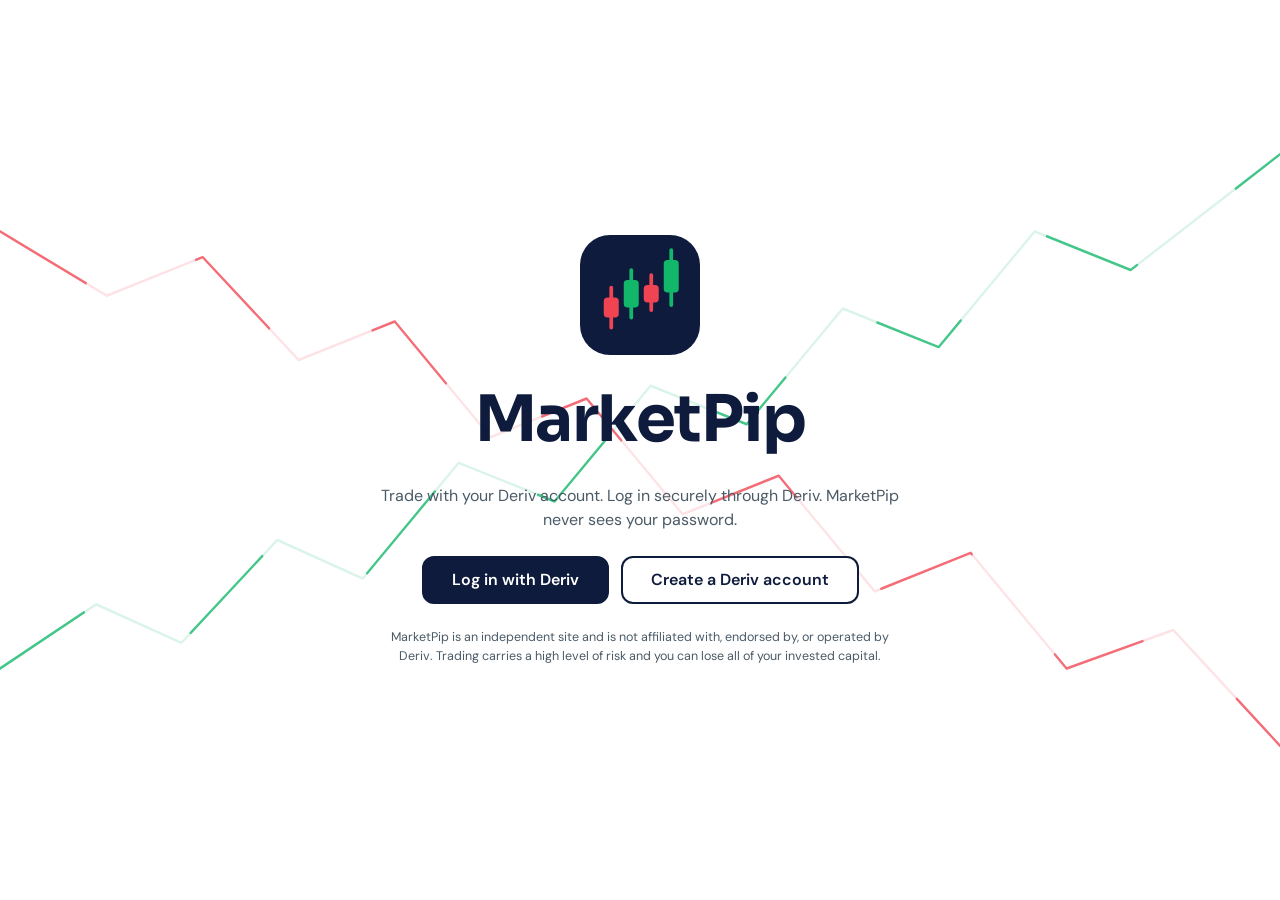
<file: index.html>
<!doctype html>
<html lang="en">
<head>
<meta charset="utf-8">
<meta name="viewport" content="width=device-width, initial-scale=1">
<title>MarketPip</title>
<link rel="icon" href="logo.svg" type="image/svg+xml">
<link rel="preconnect" href="https://fonts.googleapis.com">
<link href="https://fonts.googleapis.com/css2?family=Sora:wght@700&family=DM+Sans:wght@400;600&display=swap" rel="stylesheet">
<link rel="stylesheet" href="style.css">
</head>
<body>
<svg class="bg" aria-hidden="true" viewBox="0 0 1200 700" preserveAspectRatio="none">
  <path class="base" stroke="#12B76A" d="M0 520 L90 470 L170 500 L260 420 L340 450 L430 360 L520 390 L610 300 L700 330 L790 240 L880 270 L970 180 L1060 210 L1200 120"/>
  <path class="run" stroke="#12B76A" d="M0 520 L90 470 L170 500 L260 420 L340 450 L430 360 L520 390 L610 300 L700 330 L790 240 L880 270 L970 180 L1060 210 L1200 120"/>
  <path class="base" stroke="#F04452" d="M0 180 L100 230 L190 200 L280 280 L370 250 L460 340 L550 310 L640 400 L730 370 L820 460 L910 430 L1000 520 L1100 490 L1200 580"/>
  <path class="run" stroke="#F04452" d="M0 180 L100 230 L190 200 L280 280 L370 250 L460 340 L550 310 L640 400 L730 370 L820 460 L910 430 L1000 520 L1100 490 L1200 580"/>
</svg>

<main>
  <img class="mark" src="logo.svg" alt="MarketPip logo">
  <h1>MarketPip</h1>
  <p>Trade with your Deriv account. Log in securely through Deriv. MarketPip never sees your password.</p>
  <div class="actions">
    <button class="primary" id="login">Log in with Deriv</button>
    <button class="secondary" id="signup">Create a Deriv account</button>
  </div>
  <p class="small">MarketPip is an independent site and is not affiliated with, endorsed by, or operated by Deriv. Trading carries a high level of risk and you can lose all of your invested capital.</p>
</main>

<script src="config.js"></script>
<script>
(function () {
  var cfg = window.MARKETPIP;
  function b64url(bytes) {
    var s = "";
    new Uint8Array(bytes).forEach(function (b) { s += String.fromCharCode(b); });
    return btoa(s).replace(/\+/g, "-").replace(/\//g, "_").replace(/=+$/, "");
  }
  function rand(n) { return b64url(crypto.getRandomValues(new Uint8Array(n))); }

  async function start(signup) {
    if (!cfg.clientId || cfg.clientId === "YOUR_DERIV_CLIENT_ID") {
      alert("Set your Deriv client ID in config.js first.");
      return;
    }
    var verifier = rand(64);
    var state = rand(16);
    sessionStorage.setItem("pkce_verifier", verifier);
    sessionStorage.setItem("oauth_state", state);
    var digest = await crypto.subtle.digest("SHA-256", new TextEncoder().encode(verifier));
    var params = new URLSearchParams({
      response_type: "code",
      client_id: cfg.clientId,
      redirect_uri: cfg.redirectUri,
      scope: cfg.scope,
      state: state,
      code_challenge: b64url(digest),
      code_challenge_method: "S256"
    });
    if (signup) params.set("prompt", "registration");
    window.location.href = "https://auth.deriv.com/oauth2/auth?" + params.toString();
  }

  document.getElementById("login").addEventListener("click", function () { start(false); });
  document.getElementById("signup").addEventListener("click", function () { start(true); });
})();
</script>
</body>
</html>
</file>
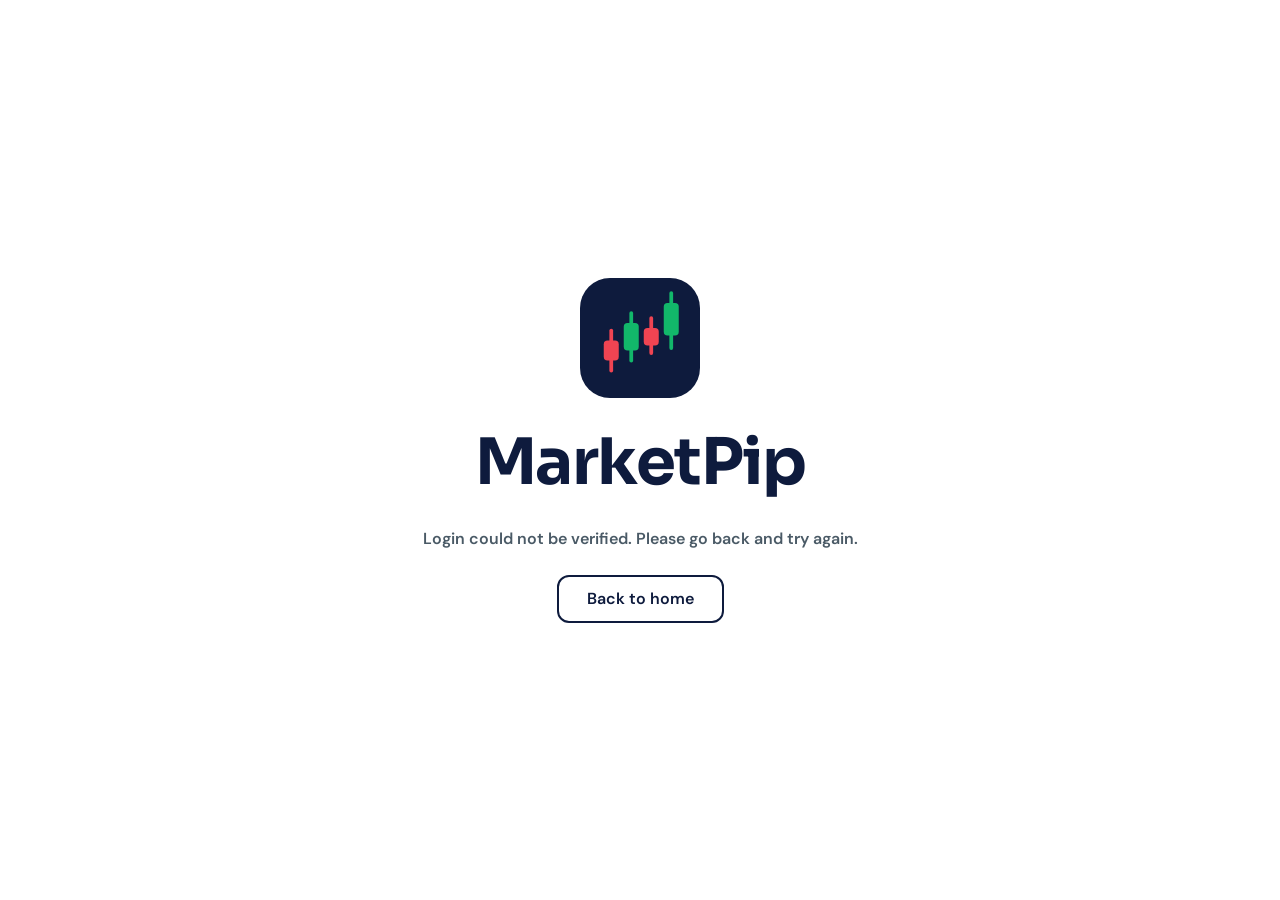
<file: callback.html>
<!doctype html>
<html lang="en">
<head>
<meta charset="utf-8">
<meta name="viewport" content="width=device-width, initial-scale=1">
<title>MarketPip | Signing in</title>
<link rel="icon" href="logo.svg" type="image/svg+xml">
<link rel="preconnect" href="https://fonts.googleapis.com">
<link href="https://fonts.googleapis.com/css2?family=Sora:wght@700&family=DM+Sans:wght@400;600&display=swap" rel="stylesheet">
<link rel="stylesheet" href="style.css">
</head>
<body>
<main>
  <img class="mark" src="logo.svg" alt="MarketPip logo">
  <h1>MarketPip</h1>
  <p id="status" role="status">Signing you in…</p>
  <div class="card" id="accounts" hidden>
    <strong>Your Deriv accounts</strong>
    <ul id="list"></ul>
  </div>
  <a class="btn secondary" href="index.html">Back to home</a>
</main>

<script src="config.js"></script>
<script>
(async function () {
  var cfg = window.MARKETPIP;
  var status = document.getElementById("status");
  var q = new URLSearchParams(window.location.search);

  function fail(msg) { status.textContent = msg; }

  if (q.get("error")) { return fail("Login was not completed: " + (q.get("error_description") || q.get("error"))); }

  var code = q.get("code");
  var state = q.get("state");
  var savedState = sessionStorage.getItem("oauth_state");
  var verifier = sessionStorage.getItem("pkce_verifier");

  if (!code || !state || !savedState || state !== savedState || !verifier) {
    return fail("Login could not be verified. Please go back and try again.");
  }

  try {
    // The code is exchanged on the server (api/token.js), never in the browser.
    var res = await fetch("/api/token", {
      method: "POST",
      headers: { "Content-Type": "application/json" },
      body: JSON.stringify({ code: code, code_verifier: verifier, redirect_uri: cfg.redirectUri })
    });
    var data = await res.json();
    if (!res.ok || !data.access_token) { return fail("Could not complete sign-in. Please try again."); }

    sessionStorage.setItem("access_token", data.access_token);
    sessionStorage.removeItem("pkce_verifier");
    sessionStorage.removeItem("oauth_state");
    history.replaceState({}, "", "callback.html");
    status.textContent = "You are signed in.";

    var acc = await fetch("/api/accounts", { headers: { Authorization: "Bearer " + data.access_token } });
    var accData = await acc.json();
    var rows = Array.isArray(accData) ? accData : (accData.data || accData.accounts || []);
    var list = document.getElementById("list");
    rows.forEach(function (a) {
      var li = document.createElement("li");
      li.textContent = [a.account_id || a.loginid || "Account", a.account_type, a.currency].filter(Boolean).join(" · ");
      list.appendChild(li);
    });
    if (rows.length) { document.getElementById("accounts").hidden = false; }
  } catch (e) {
    fail("Something went wrong. Please try again.");
  }
})();
</script>
</body>
</html>
</file>
<file: style.css>
:root{--ink:#0E1B3D;--green:#12B76A;--red:#F04452;--muted:#4A5A66}
*{box-sizing:border-box}
body{margin:0;min-height:100vh;font-family:"DM Sans",system-ui,sans-serif;color:var(--ink);background:#fff;display:flex;flex-direction:column;align-items:center;justify-content:center;gap:28px;padding:32px 16px;position:relative;overflow:hidden}
.bg{position:fixed;inset:0;width:100%;height:100%;z-index:0}
.bg path{fill:none;stroke-width:2;stroke-linecap:round;stroke-linejoin:round}
.bg .base{opacity:.15}
.bg .run{opacity:.75;stroke-dasharray:90 110;animation:dash 6s linear infinite}
@keyframes dash{to{stroke-dashoffset:-400}}
@media (prefers-reduced-motion:reduce){.bg .run{animation:none}}
main{position:relative;z-index:1;display:flex;flex-direction:column;align-items:center;gap:24px;text-align:center;max-width:560px;width:100%}
.mark{width:120px;height:120px}
h1{font-family:"Sora",sans-serif;font-weight:700;font-size:clamp(40px,9vw,64px);letter-spacing:-1.5px;margin:0}
p{color:var(--muted);margin:0;line-height:1.5}
.actions{display:flex;gap:12px;flex-wrap:wrap;justify-content:center}
button,.btn{font:inherit;font-weight:600;min-height:48px;padding:0 28px;border-radius:12px;border:2px solid var(--ink);cursor:pointer;text-decoration:none;display:inline-flex;align-items:center}
.primary{background:var(--ink);color:#fff}
.secondary{background:#fff;color:var(--ink)}
.card{background:rgba(255,255,255,.92);border:1px solid #D9E0E6;border-radius:16px;padding:20px;text-align:left;width:100%}
.card ul{margin:8px 0 0;padding-left:18px}
.small{font-size:12.5px;max-width:520px}
#status{font-weight:600}
</file>
